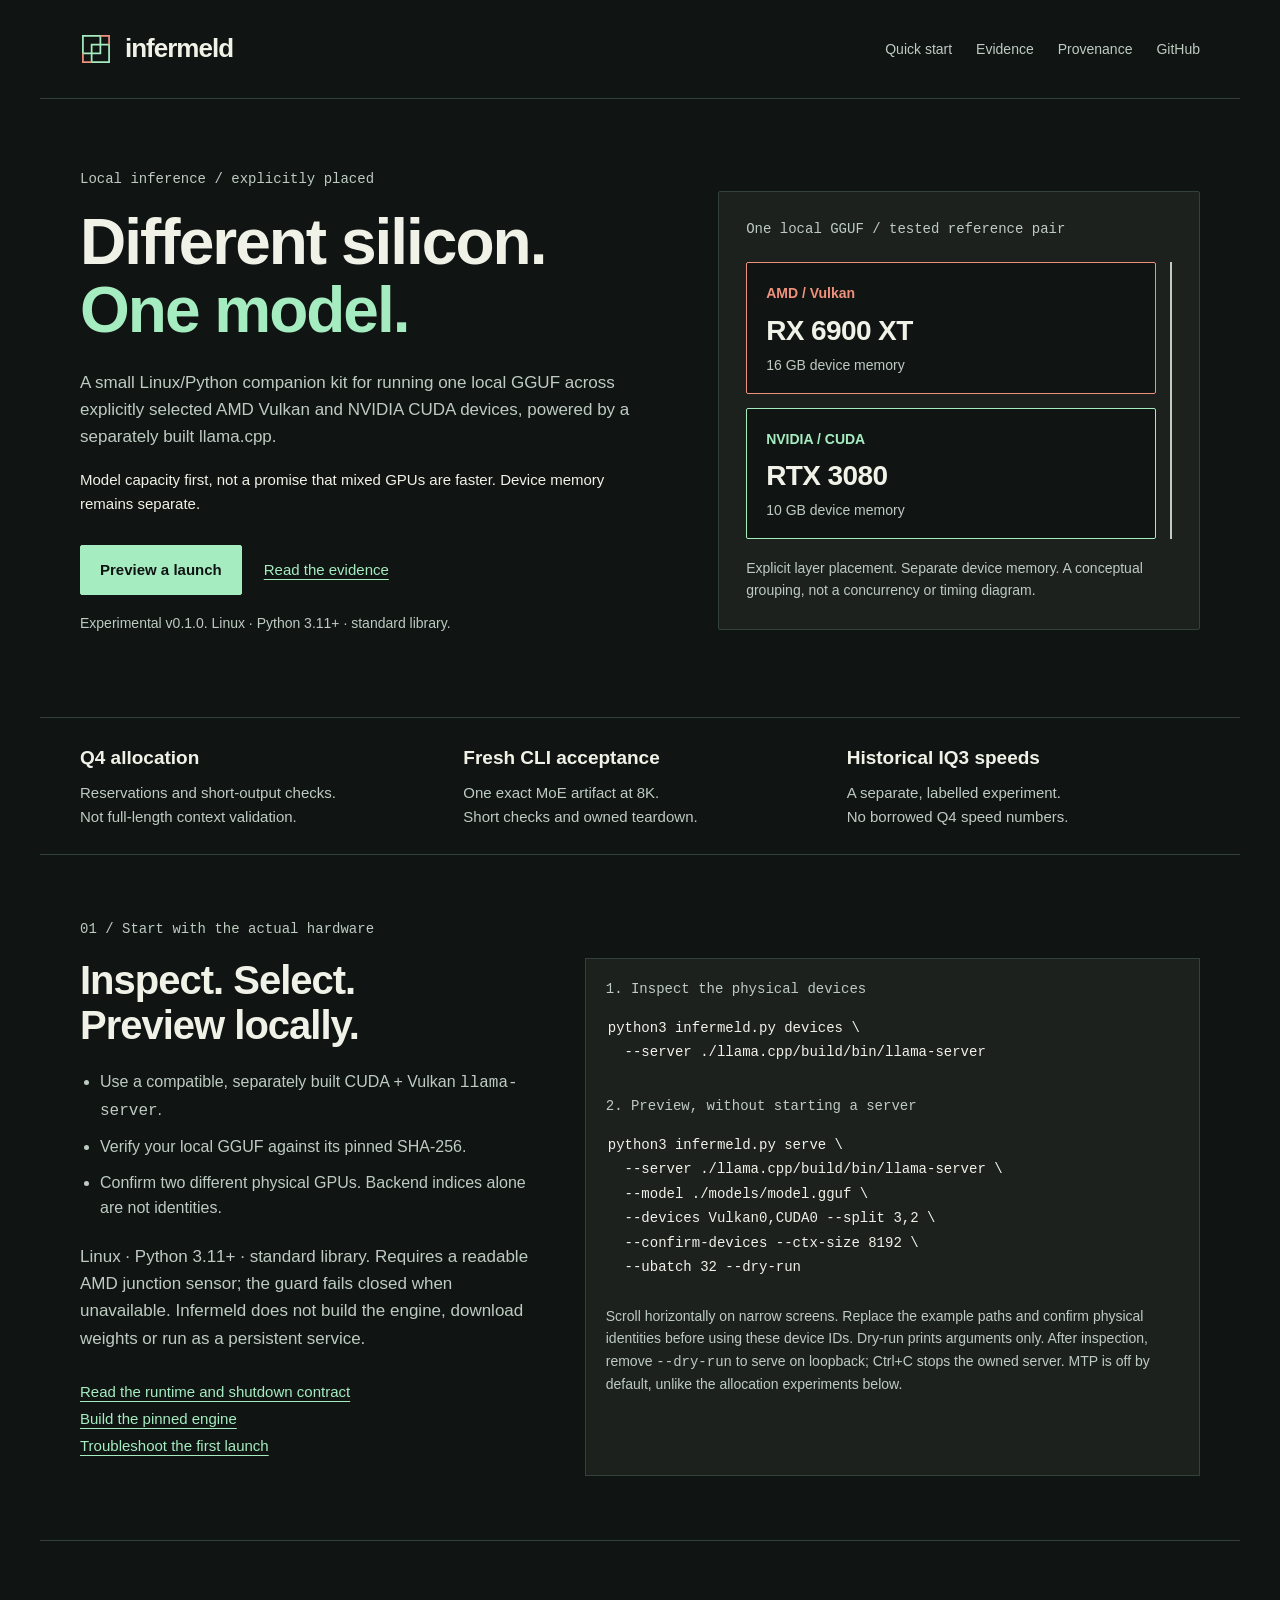
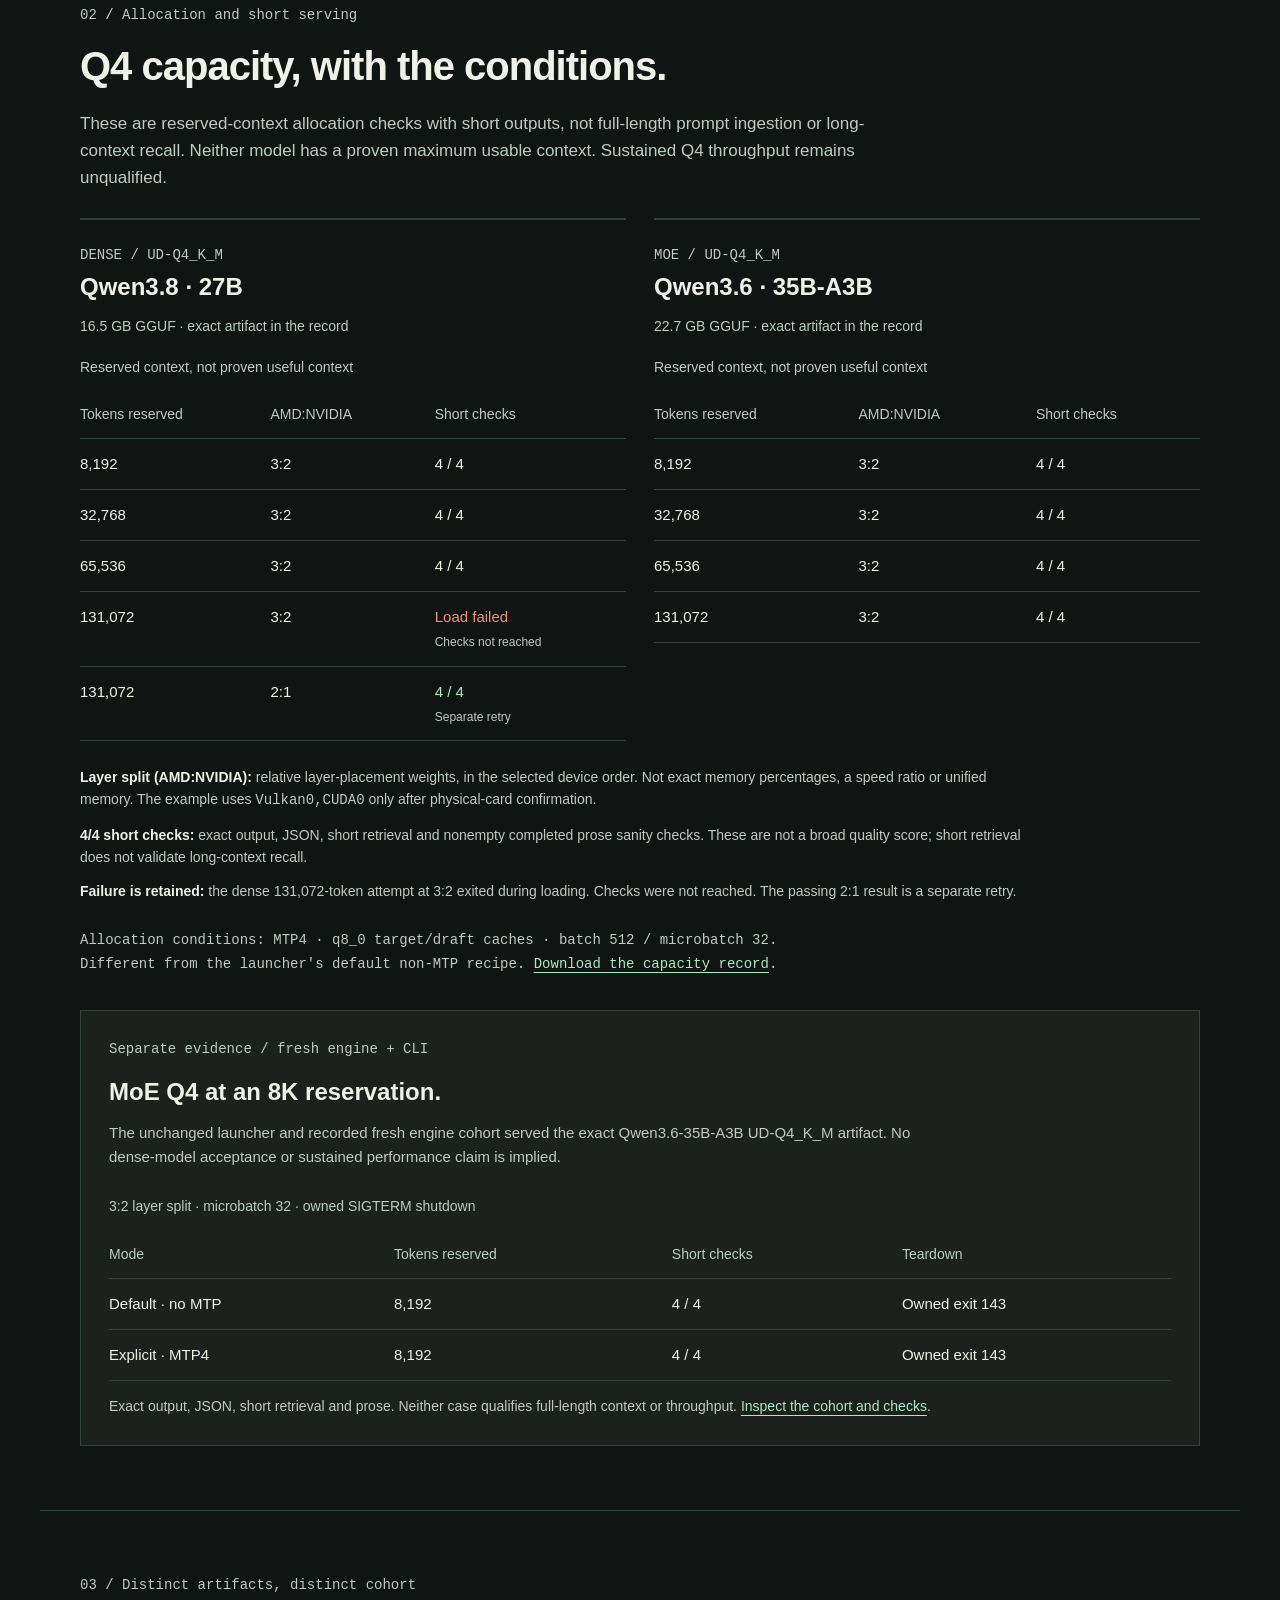
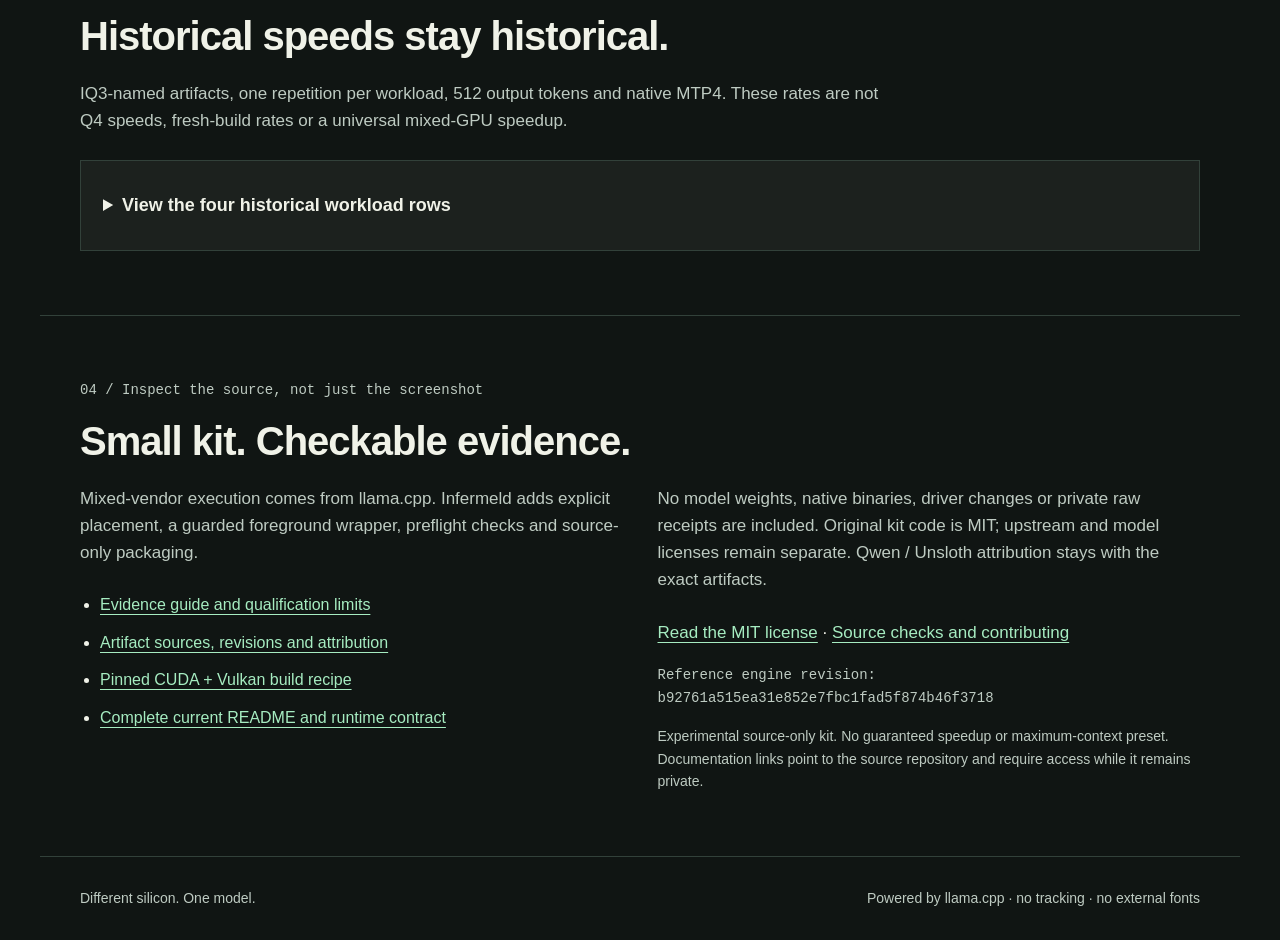
<file: site/index.html>
<!doctype html><html lang="en"><head><meta charset="utf-8"><meta name="viewport" content="width=device-width,initial-scale=1"><title>Infermeld · Different silicon. One model.</title><meta name="description" content="A Linux/Python companion kit for one local GGUF across explicitly selected AMD Vulkan and NVIDIA CUDA devices, powered by llama.cpp."><meta name="theme-color" content="#101513"><link rel="icon" href="icon.svg" type="image/svg+xml"><link rel="stylesheet" href="landing.css"></head>
<body><a class="skip" href="#main">Skip to content</a><header class="header wrap"><a class="brand" href="#main" aria-label="Infermeld home"><svg viewBox="60 58 55 55" aria-hidden="true"><g fill="none" stroke-width="3"><path d="M65 63h30v30H65V63Zm15 15h30v30H80V78Z" stroke="#a6ecc1"/><path d="M95 63h15v15M65 93v15h15" stroke="#ef917c"/></g></svg><span>infermeld</span></a><nav class="nav" aria-label="Main"><a href="#start">Quick start</a><a href="#evidence">Evidence</a><a href="#provenance">Provenance</a><a href="https://github.com/5p00kyy/infermeld">GitHub</a></nav></header>
<main id="main"><section class="hero wrap" aria-labelledby="hero-title"><div><div class="label">Local inference / explicitly placed</div><h1 id="hero-title">Different silicon.<br><span>One model.</span></h1><p>A small Linux/Python companion kit for running one local GGUF across explicitly selected AMD Vulkan and NVIDIA CUDA devices, powered by a separately built llama.cpp.</p><p class="boundary">Model capacity first, not a promise that mixed GPUs are faster. Device memory remains separate.</p><div class="actions"><a class="button" href="#start">Preview a launch</a><a href="#evidence">Read the evidence</a></div><p class="status">Experimental v0.1.0. Linux · Python 3.11+ · standard library.</p></div><figure class="topology"><div class="label">One local GGUF / tested reference pair</div><div class="device-group"><div class="device amd"><span class="vendor">AMD / Vulkan</span><h2>RX 6900 XT</h2><p>16 GB device memory</p></div><div class="device nvidia"><span class="vendor">NVIDIA / CUDA</span><h2>RTX 3080</h2><p>10 GB device memory</p></div></div><figcaption>Explicit layer placement. Separate device memory. A conceptual grouping, not a concurrency or timing diagram.</figcaption></figure></section>

<div class="overview wrap" aria-label="Evidence overview"><div><h2>Q4 allocation</h2><p>Reservations and short-output checks.<br>Not full-length context validation.</p></div><div><h2>Fresh CLI acceptance</h2><p>One exact MoE artifact at 8K.<br>Short checks and owned teardown.</p></div><div><h2>Historical IQ3 speeds</h2><p>A separate, labelled experiment.<br>No borrowed Q4 speed numbers.</p></div></div>
<section class="section wrap" id="start" aria-labelledby="start-title"><div class="label">01 / Start with the actual hardware</div><div class="setup"><div><h2 id="start-title">Inspect. Select.<br>Preview locally.</h2><ul class="prereqs"><li>Use a compatible, separately built CUDA + Vulkan <code>llama-server</code>.</li><li>Verify your local GGUF against its pinned SHA-256.</li><li>Confirm two different physical GPUs. Backend indices alone are not identities.</li></ul><p class="lead">Linux · Python 3.11+ · standard library. Requires a readable AMD junction sensor; the guard fails closed when unavailable. Infermeld does not build the engine, download weights or run as a persistent service.</p><p><a class="minor-link" href="https://github.com/5p00kyy/infermeld/blob/main/README.md">Read the runtime and shutdown contract</a><br><a class="minor-link" href="https://github.com/5p00kyy/infermeld/blob/main/BUILD.md">Build the pinned engine</a><br><a class="minor-link" href="https://github.com/5p00kyy/infermeld/blob/main/docs/TROUBLESHOOTING.md">Troubleshoot the first launch</a></p></div><div class="codebox"><div class="label">1. Inspect the physical devices</div><pre tabindex="0" role="region" aria-label="Device listing command"><code>python3 infermeld.py devices \
  --server ./llama.cpp/build/bin/llama-server</code></pre><div class="label">2. Preview, without starting a server</div><pre tabindex="0" role="region" aria-label="Dry-run launch command"><code>python3 infermeld.py serve \
  --server ./llama.cpp/build/bin/llama-server \
  --model ./models/model.gguf \
  --devices Vulkan0,CUDA0 --split 3,2 \
  --confirm-devices --ctx-size 8192 \
  --ubatch 32 --dry-run</code></pre><p class="hint">Scroll horizontally on narrow screens. Replace the example paths and confirm physical identities before using these device IDs. Dry-run prints arguments only. After inspection, remove <code>--dry-run</code> to serve on loopback; Ctrl+C stops the owned server. MTP is off by default, unlike the allocation experiments below.</p></div></div></section>

<section class="section wrap" id="evidence" aria-labelledby="evidence-title"><div class="label">02 / Allocation and short serving</div><h2 id="evidence-title">Q4 capacity, with the conditions.</h2><p class="lead">These are reserved-context allocation checks with short outputs, not full-length prompt ingestion or long-context recall. Neither model has a proven maximum usable context. Sustained Q4 throughput remains unqualified.</p><div class="capacity-grid"><article class="model"><div class="label">DENSE / UD-Q4_K_M</div><h3>Qwen3.8 · 27B</h3><p class="artifact">16.5 GB GGUF · exact artifact in the record</p><div class="scroll" tabindex="0" role="region" aria-label="dense Q4 capacity"><table><caption>Reserved context, not proven useful context</caption><thead><tr><th scope="col">Tokens reserved</th><th scope="col">AMD:NVIDIA</th><th scope="col">Short checks</th></tr>
</thead><tbody><tr data-family="dense" data-context="8192" data-result="passed"><th scope="row">8,192</th><td>3:2</td><td>4 / 4</td></tr>
<tr data-family="dense" data-context="32768" data-result="passed"><th scope="row">32,768</th><td>3:2</td><td>4 / 4</td></tr>
<tr data-family="dense" data-context="65536" data-result="passed"><th scope="row">65,536</th><td>3:2</td><td>4 / 4</td></tr>
<tr class="failed" data-family="dense" data-context="131072" data-result="failed"><th scope="row">131,072</th><td>3:2</td><td>Load failed<span class="row-note">Checks not reached</span></td></tr>
<tr class="retry" data-family="dense" data-context="131072" data-result="passed"><th scope="row">131,072</th><td>2:1</td><td>4 / 4<span class="row-note">Separate retry</span></td></tr>
</tbody></table></div></article>
<article class="model"><div class="label">MOE / UD-Q4_K_M</div><h3>Qwen3.6 · 35B-A3B</h3><p class="artifact">22.7 GB GGUF · exact artifact in the record</p><div class="scroll" tabindex="0" role="region" aria-label="moe Q4 capacity"><table><caption>Reserved context, not proven useful context</caption><thead><tr><th scope="col">Tokens reserved</th><th scope="col">AMD:NVIDIA</th><th scope="col">Short checks</th></tr>
</thead><tbody><tr data-family="moe" data-context="8192" data-result="passed"><th scope="row">8,192</th><td>3:2</td><td>4 / 4</td></tr>
<tr data-family="moe" data-context="32768" data-result="passed"><th scope="row">32,768</th><td>3:2</td><td>4 / 4</td></tr>
<tr data-family="moe" data-context="65536" data-result="passed"><th scope="row">65,536</th><td>3:2</td><td>4 / 4</td></tr>
<tr data-family="moe" data-context="131072" data-result="passed"><th scope="row">131,072</th><td>3:2</td><td>4 / 4</td></tr>
</tbody></table></div></article>
</div><div class="legend"><p><strong>Layer split (AMD:NVIDIA):</strong> relative layer-placement weights, in the selected device order. Not exact memory percentages, a speed ratio or unified memory. The example uses <code>Vulkan0,CUDA0</code> only after physical-card confirmation.</p><p><strong>4/4 short checks:</strong> exact output, JSON, short retrieval and nonempty completed prose sanity checks. These are not a broad quality score; short retrieval does not validate long-context recall.</p><p><strong>Failure is retained:</strong> the dense 131,072-token attempt at 3:2 exited during loading. Checks were not reached. The passing 2:1 result is a separate retry.</p></div><p class="conditions">Allocation conditions: MTP4 · q8_0 target/draft caches · batch 512 / microbatch 32.<br>Different from the launcher's default non-MTP recipe. <a href="capacity.json" download>Download the capacity record</a>.</p><div class="acceptance" aria-labelledby="acceptance-title"><div class="label">Separate evidence / fresh engine + CLI</div><h3 id="acceptance-title">MoE Q4 at an 8K reservation.</h3><p class="lead">The unchanged launcher and recorded fresh engine cohort served the exact Qwen3.6-35B-A3B UD-Q4_K_M artifact. No dense-model acceptance or sustained performance claim is implied.</p><div class="scroll" tabindex="0" role="region" aria-label="Fresh CLI acceptance table"><table><caption>3:2 layer split · microbatch 32 · owned SIGTERM shutdown</caption><thead><tr><th scope="col">Mode</th><th scope="col">Tokens reserved</th><th scope="col">Short checks</th><th scope="col">Teardown</th></tr>
</thead><tbody><tr data-mtp="0"><th scope="row">Default · no MTP</th><td>8,192</td><td>4 / 4</td><td>Owned exit 143</td></tr>
<tr data-mtp="4"><th scope="row">Explicit · MTP4</th><td>8,192</td><td>4 / 4</td><td>Owned exit 143</td></tr>
</tbody></table></div><p class="hint">Exact output, JSON, short retrieval and prose. Neither case qualifies full-length context or throughput. <a href="cli-acceptance.json" download>Inspect the cohort and checks</a>.</p></div></section>

<section class="section wrap" id="history" aria-labelledby="history-title"><div class="label">03 / Distinct artifacts, distinct cohort</div><h2 id="history-title">Historical speeds stay historical.</h2><p class="lead">IQ3-named artifacts, one repetition per workload, 512 output tokens and native MTP4. These rates are not Q4 speeds, fresh-build rates or a universal mixed-GPU speedup.</p><details class="history" id="historical-results"><summary>View the four historical workload rows</summary><div class="scroll" tabindex="0" role="region" aria-label="Historical IQ3 throughput table"><table><caption>Tokens per second · short uncached prompts · recorded pre-release experiment</caption><thead><tr><th scope="col">Model</th><th scope="col">Workload</th><th scope="col">Decode</th><th scope="col">End-to-end</th><th scope="col">Prompt processing</th></tr>
</thead><tbody><tr data-family="dense" data-workload="code"><th scope="row">27B dense</th><td>code</td><td>55.64</td><td>52.54</td><td>115.61</td></tr>
<tr data-family="dense" data-workload="prose"><th scope="row">27B dense</th><td>prose</td><td>31.48</td><td>30.45</td><td>133.21</td></tr>
<tr data-family="moe" data-workload="code"><th scope="row">35B-A3B MoE</th><td>code</td><td>144.24</td><td>132.52</td><td>194.61</td></tr>
<tr data-family="moe" data-workload="prose"><th scope="row">35B-A3B MoE</th><td>prose</td><td>91.64</td><td>86.86</td><td>234.88</td></tr>
</tbody></table></div><p class="hint">Code prompts: 56 uncached tokens; prose: 65. Prompt-processing rates are not sustained prefill. Output stopped at the token cap, not proof of completed-task quality. Host CPU/RAM metadata is omitted from the shared record, so these are not fully specified cross-machine comparisons. <a href="history.html">Explore the scoped historical chart</a>. <a href="results.json" download>Download the scoped historical record</a>.</p></details></section>

<section class="section wrap" id="provenance" aria-labelledby="provenance-title"><div class="label">04 / Inspect the source, not just the screenshot</div><h2 id="provenance-title">Small kit. Checkable evidence.</h2><div class="records"><div><p class="lead">Mixed-vendor execution comes from llama.cpp. Infermeld adds explicit placement, a guarded foreground wrapper, preflight checks and source-only packaging.</p><ul><li><a href="https://github.com/5p00kyy/infermeld/blob/main/docs/EVIDENCE.md">Evidence guide and qualification limits</a></li><li><a href="https://github.com/5p00kyy/infermeld/blob/main/THIRD_PARTY.md">Artifact sources, revisions and attribution</a></li><li><a href="https://github.com/5p00kyy/infermeld/blob/main/BUILD.md">Pinned CUDA + Vulkan build recipe</a></li><li><a href="https://github.com/5p00kyy/infermeld/blob/main/README.md">Complete current README and runtime contract</a></li></ul></div><div><p class="lead">No model weights, native binaries, driver changes or private raw receipts are included. Original kit code is MIT; upstream and model licenses remain separate. Qwen / Unsloth attribution stays with the exact artifacts.</p><p><a href="https://github.com/5p00kyy/infermeld/blob/main/LICENSE">Read the MIT license</a> · <a href="https://github.com/5p00kyy/infermeld/blob/main/CONTRIBUTING.md">Source checks and contributing</a></p><p class="pin">Reference engine revision:<br>b92761a515ea31e852e7fbc1fad5f874b46f3718</p><p class="proof-note">Experimental source-only kit. No guaranteed speedup or maximum-context preset. Documentation links point to the source repository and require access while it remains private.</p></div></div></section>
</main>
<footer class="footer wrap"><p>Different silicon. One model.</p><p>Powered by llama.cpp · no tracking · no external fonts</p></footer></body></html>
</file>
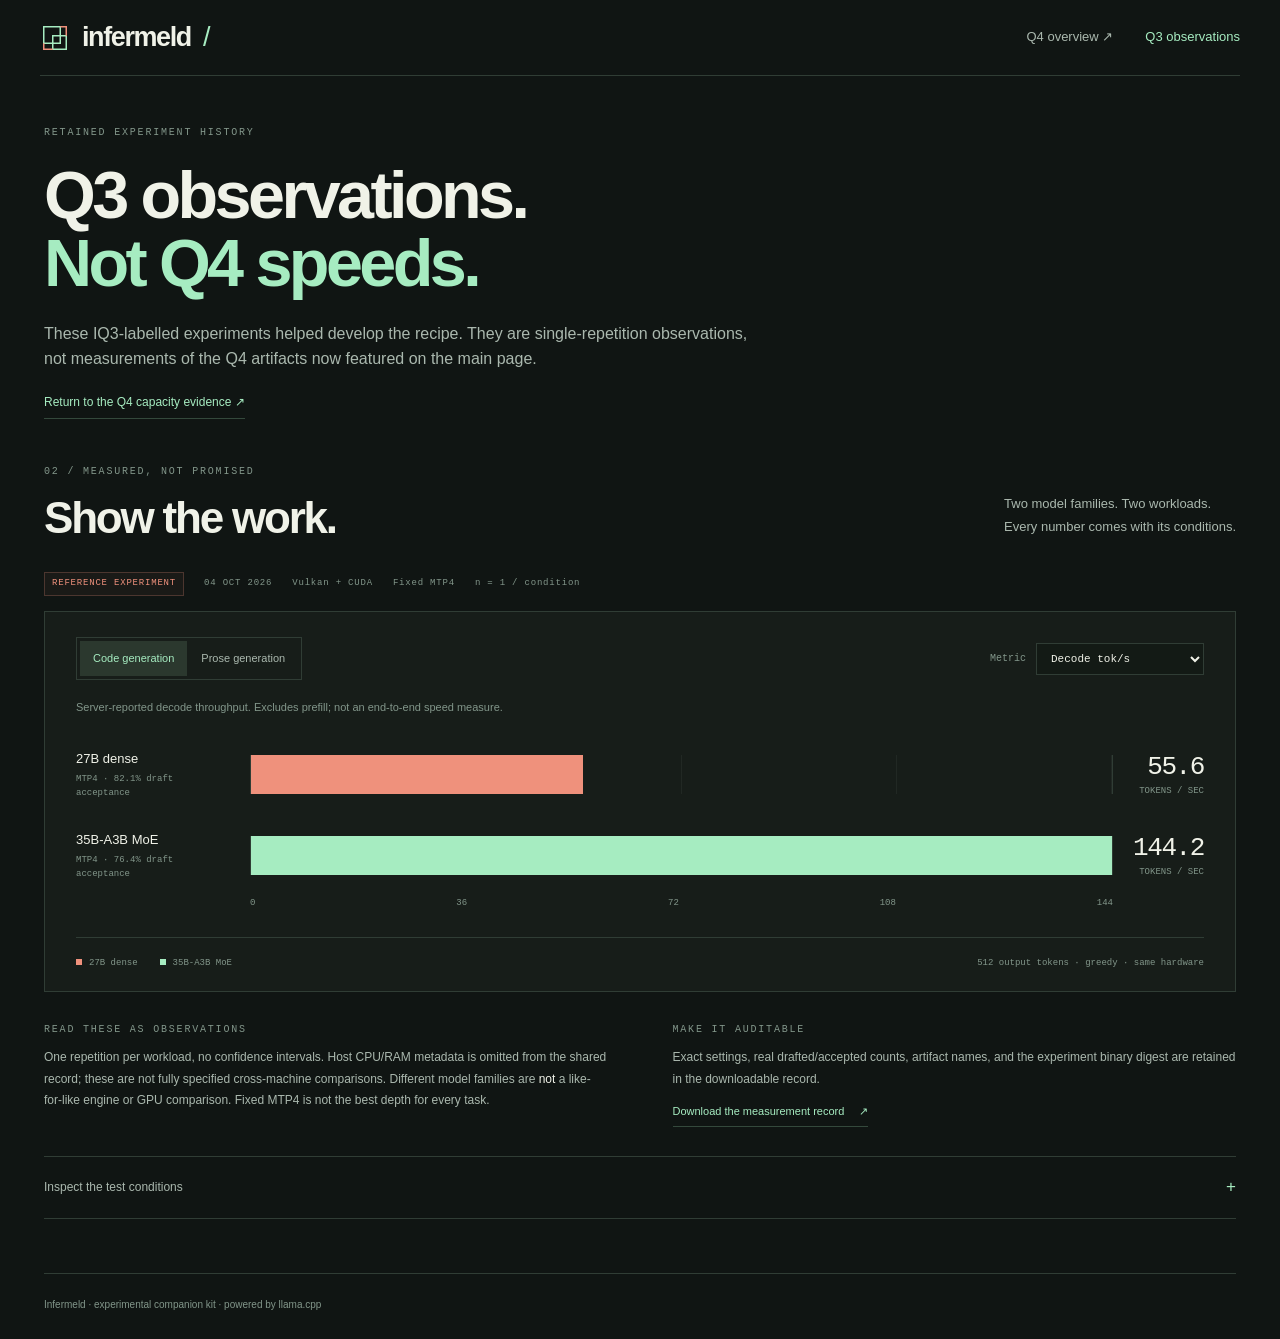
<file: site/history.html>
<!doctype html>
<html lang="en">
<head>
<meta charset="utf-8">
<meta name="viewport" content="width=device-width, initial-scale=1">
<meta name="theme-color" content="#101513">
<meta name="description" content="Infermeld: reproducible AMD + NVIDIA local inference, powered by llama.cpp. Real measurements, tested recipes, and honest limitations.">
<title>Infermeld · Q3 experiment history</title>
<link rel="icon" href="icon.svg" type="image/svg+xml">
<link rel="stylesheet" href="style.css">
<link rel="stylesheet" href="q4.css">
<script type="module" src="app.mjs"></script>
</head>
<body><a class="skip-link" href="#main">Skip to content</a><header class="header">  <a class="brand" href="index.html" aria-label="Infermeld home"><svg width="30" height="30" viewBox="0 0 40 40" aria-hidden="true"><path d="M5 5h22v22H5V5Zm12 12h18v18H17V17Z" fill="none" stroke="currentColor" stroke-width="2"/><path d="M27 5h8v12M5 27v8h12" fill="none" stroke="var(--coral)" stroke-width="2"/></svg>infermeld<span class="brand-dot">/</span></a>
<nav aria-label="Main navigation"><a href="index.html">Q4 overview ↗</a><a href="#measurements">Q3 observations</a></nav></header><main id="main"><div class="wrap history-intro"><div class="eyebrow">RETAINED EXPERIMENT HISTORY</div><h1>Q3 observations.<br><span>Not Q4 speeds.</span></h1><p>These IQ3-labelled experiments helped develop the recipe. They are single-repetition observations, not measurements of the Q4 artifacts now featured on the main page.</p><a class="text-link" href="index.html">Return to the Q4 capacity evidence ↗</a></div><section class="measurements wrap" id="measurements" aria-labelledby="measurements-title">
  <div class="section-heading"><div><div class="eyebrow">02 / MEASURED, NOT PROMISED</div><h2 id="measurements-title">Show the work.</h2></div><p>Two model families. Two workloads.<br>Every number comes with its conditions.</p></div>
  <div class="experiment-line"><span class="tag">REFERENCE EXPERIMENT</span><span>04 OCT 2026</span><span>Vulkan + CUDA</span><span>Fixed MTP4</span><span>n = 1 / condition</span></div>
  <div class="chart-shell">
    <div class="chart-toolbar"><div class="segment" role="group" aria-label="Benchmark workload"><button type="button" data-workload="code" aria-pressed="true">Code generation</button><button type="button" data-workload="prose" aria-pressed="false">Prose generation</button></div><label class="metric-label">Metric <select id="metric"><option value="decode_tps">Decode tok/s</option><option value="end_to_end_tps">End-to-end tok/s</option><option value="prefill_tps">Short-prompt rate</option></select></label></div>
    <p id="chart-description" class="chart-description">Server-reported decode throughput. Excludes prefill; not an end-to-end speed measure.</p>
    <div class="chart-status" id="chart-status" role="status">Loading the retained measurements…</div>
    <div class="chart" id="chart" role="img" aria-label="Benchmark chart loading" hidden></div>
    <div class="chart-axis" id="chart-axis" aria-hidden="true" hidden></div>
    <div class="chart-footer"><span><i class="legend-dot coral"></i>27B dense</span><span><i class="legend-dot mint"></i>35B-A3B MoE</span><span>512 output tokens · greedy · same hardware</span></div>
  </div>
  <div class="measurement-underlay"><div><span class="micro-label">READ THESE AS OBSERVATIONS</span><p>One repetition per workload, no confidence intervals. Host CPU/RAM metadata is omitted from the shared record; these are not fully specified cross-machine comparisons. Different model families are <strong>not</strong> a like-for-like engine or GPU comparison. Fixed MTP4 is not the best depth for every task.</p></div><div><span class="micro-label">MAKE IT AUDITABLE</span><p>Exact settings, real drafted/accepted counts, artifact names, and the experiment binary digest are retained in the downloadable record.</p><a class="text-link" href="results.json" download>Download the measurement record <span aria-hidden="true">↗</span></a></div></div>
  <details class="methodology"><summary>Inspect the test conditions <span aria-hidden="true">+</span></summary><div class="methodology-body"><dl><div><dt>Reference GPUs</dt><dd>RX 6900 XT 16 GB · RTX 3080 10 GB</dd></div><div><dt>Placement</dt><dd>Layer split · Vulkan0, CUDA0 · 3:2</dd></div><div><dt>Cache / execution</dt><dd>q8_0 · ubatch32 · context4096 · 8 threads</dd></div><div><dt>Speculation</dt><dd>Embedded draft-MTP · fixed maximum depth4</dd></div><div><dt>Generation</dt><dd>Greedy · seed1234 · 512 tokens · one repetition</dd></div><div><dt>Scope</dt><dd>Pre-release experiment; optional placement policy disabled. Not a clean-checkout kit benchmark.</dd></div><div><dt>Upstream pin</dt><dd><code id="source-pin">Loading…</code></dd></div></dl><table><caption>Exact values for the selected workload</caption><thead><tr><th scope="col">Model</th><th scope="col">Decode tok/s</th><th scope="col">End-to-end tok/s</th><th scope="col">Drafted / accepted</th></tr></thead><tbody id="result-table"></tbody></table></div></details>
  <noscript><p class="callout">The interactive chart requires JavaScript. All measurements and limitations are available in <a href="results.json">the JSON record</a>.</p></noscript>
</section>
</main><footer class="footer wrap">Infermeld · experimental companion kit · powered by llama.cpp</footer></body></html>
</file>
<file: site/landing.css>
:root{--canvas:#101513;--surface:#1c211e;--text:#f0f2e8;--muted:#becbc2;--mint:#a6ecc1;--coral:#ef917c;--line:#32413a}
*{box-sizing:border-box}
html{scroll-behavior:smooth;scroll-padding-top:20px}
body{margin:0;background:var(--canvas);color:var(--text);font:17px/1.6 Arial,Helvetica,sans-serif}
a{color:var(--mint);text-underline-offset:4px}
a:hover{text-decoration-thickness:2px}
a:focus-visible,summary:focus-visible,[tabindex]:focus-visible{outline:3px solid var(--mint);outline-offset:4px}
::selection{background:var(--mint);color:var(--canvas)}
.wrap{max-width:1200px;padding:0 40px;margin:0 auto}
.skip{position:absolute;left:20px;top:-100px;background:var(--mint);color:var(--canvas);padding:12px;z-index:10}
.skip:focus{top:12px}
.header{display:flex;align-items:center;justify-content:space-between;gap:24px;flex-wrap:wrap;padding-top:28px;padding-bottom:28px;border-bottom:1px solid var(--line)}
.brand{display:inline-flex;align-items:center;gap:13px;text-decoration:none;color:var(--text);font-size:26px;font-weight:700;letter-spacing:-1px}
.brand svg{width:32px;height:32px}
.nav{display:flex;gap:24px;flex-wrap:wrap;font-size:14px}
.nav a{color:var(--muted);text-decoration:none}
.nav a:hover{color:var(--mint)}
.hero{display:grid;grid-template-columns:1.2fr 1fr;gap:60px;align-items:center;padding-top:70px;padding-bottom:65px}
.hero>*{min-width:0}
.label{font:14px/1.5 ui-monospace,Consolas,monospace;color:var(--muted);margin-bottom:18px}
.hero h1{font-size:clamp(34px,5.4vw,64px);line-height:1.07;letter-spacing:-2px;margin:0 0 24px}
.hero h1 span{color:var(--mint)}
.hero p{margin:0 0 18px;max-width:580px;color:var(--muted)}
.hero .boundary{font-size:15px;color:var(--text)}
.actions{display:flex;align-items:center;gap:22px;flex-wrap:wrap;margin:29px 0 17px}
.button{display:inline-block;background:var(--mint);color:var(--canvas);font-size:15px;font-weight:bold;text-decoration:none;padding:12px 19px;border:1px solid var(--mint);border-radius:2px}
.actions>a:not(.button){font-size:15px}
.status{font-size:14px!important;color:var(--muted)}
.topology{margin:0;background:var(--surface);padding:27px;border:1px solid var(--line);border-radius:2px}
.topology .label{margin-bottom:22px}
.device-group{border-right:2px solid var(--muted);padding-right:14px;display:grid;gap:14px}
.device{border:1px solid;padding:16px 19px;background:var(--canvas);border-radius:2px}
.device.amd{border-color:var(--coral)}
.device.nvidia{border-color:var(--mint)}
.vendor{font-size:14px;font-weight:bold}
.amd .vendor{color:var(--coral)}
.nvidia .vendor{color:var(--mint)}
.device h2{font-size:28px;letter-spacing:-.6px;line-height:1.2;margin:7px 0}
.device p{font-size:14px;margin:0;color:var(--muted)}
.topology figcaption{margin-top:18px;font-size:14px;color:var(--muted)}
.overview{display:grid;grid-template-columns:repeat(3,1fr);gap:30px;border-top:1px solid var(--line);border-bottom:1px solid var(--line);padding-top:25px;padding-bottom:25px}
.overview h2{font-size:19px;margin:0 0 7px}
.overview p{font-size:15px;color:var(--muted);margin:0}
.section{padding-top:64px;padding-bottom:64px;border-bottom:1px solid var(--line)}
.section h2{font-size:clamp(28px,3.5vw,40px);line-height:1.14;letter-spacing:-1px;margin:0 0 20px}
.section h3{font-size:24px;line-height:1.2;margin:0 0 14px}
.lead{max-width:820px;color:var(--muted);margin:0 0 26px}
.setup{display:grid;grid-template-columns:.85fr 1.15fr;gap:50px}
.setup>*{min-width:0}
.prereqs{font-size:16px;color:var(--muted);padding-left:20px;margin:0 0 22px}
.prereqs li{margin-bottom:10px}
.codebox{min-width:0;background:var(--surface);padding:20px;border:1px solid var(--line)}
.codebox .label{margin-bottom:12px}
.codebox pre{white-space:pre;overflow-x:auto;font:14px/1.75 ui-monospace,Consolas,monospace;padding:4px 2px 11px;margin:0 0 20px;max-width:100%;color:var(--text)}
.codebox pre:last-of-type{margin-bottom:0}
.hint{font-size:14px;color:var(--muted);margin:14px 0 0}
.capacity-grid{display:grid;grid-template-columns:1fr 1fr;gap:28px}
.model{border-top:2px solid var(--line);padding-top:25px;min-width:0}
.model .label{margin-bottom:7px}
.model .artifact{font-size:14px;color:var(--muted);margin:0 0 18px}
.scroll{overflow-x:auto;max-width:100%;min-width:0}
table{width:100%;border-collapse:collapse;font-size:15px;min-width:400px}
caption{text-align:left;color:var(--muted);font-size:14px;padding:0 0 12px}
th,td{padding:13px 12px;border-bottom:1px solid var(--line);text-align:left;vertical-align:top}
th:first-child,td:first-child{padding-left:0}
thead th{color:var(--muted);font-size:14px;font-weight:normal}
tbody th{font-weight:normal;white-space:nowrap}
.failed td:last-child{color:var(--coral)}
.retry td:last-child{color:var(--mint)}
.row-note{display:block;font-size:12px;color:var(--muted);margin-top:4px}
.legend{font-size:14px;color:var(--muted);margin-top:25px;max-width:960px}
.legend p{margin:0 0 12px}
.legend strong{color:var(--text)}
.conditions{font:14px/1.7 ui-monospace,Consolas,monospace;color:var(--muted);margin-top:26px}
.acceptance{background:var(--surface);padding:28px;border:1px solid var(--line);margin-top:34px}
.acceptance h3{font-size:24px}
.acceptance .lead{font-size:15px}
.acceptance table{min-width:480px}
.history{background:var(--surface);border:1px solid var(--line);padding:22px}
.history summary{cursor:pointer;font-size:18px;font-weight:bold;min-height:44px;padding-block:8px}
.history[open] summary{margin-bottom:24px}
.history table{min-width:640px}
.history .hint{margin-top:20px}
.records{display:grid;grid-template-columns:1fr 1fr;gap:35px}
.records ul{padding-left:20px;font-size:16px}
.records li{margin-bottom:12px}
.pin{font:14px/1.7 ui-monospace,Consolas,monospace;overflow-wrap:anywhere;color:var(--muted)}
.footer{padding-top:30px;padding-bottom:35px;display:flex;justify-content:space-between;gap:20px;flex-wrap:wrap;font-size:14px;color:var(--muted)}
.footer p{margin:0}
.proof-note{font-size:14px;color:var(--muted);max-width:800px;margin:0}
.minor-link{font-size:15px}
.quiet-row{display:flex;gap:7px;flex-wrap:wrap;margin:18px 0}
.badge{display:inline-flex;font:11px/21px Arial,Helvetica,sans-serif;white-space:nowrap}
.badge span{padding:0 7px;background:#28332d;color:#d0dbd4}
.badge .value{background:#bac8bf;color:#17221b}
.badge.pass .value{background:var(--mint)}
.badge.experimental .value{background:var(--coral)}
@media(max-width:800px){.wrap{padding-left:20px;padding-right:20px}
.hero{gap:30px}
.device h2{font-size:24px}
.topology{padding:20px}
.nav{gap:17px}
}
@media(max-width:700px){.hero,.setup,.capacity-grid,.records{grid-template-columns:1fr}
.hero{padding-top:45px;padding-bottom:40px;gap:32px}
.hero h1{letter-spacing:-1px}
.hero p{max-width:none}
.overview{grid-template-columns:1fr;gap:20px;padding-top:23px;padding-bottom:23px}
.section{padding-top:40px;padding-bottom:40px}
.setup{gap:28px}
.acceptance{padding:20px}
.header{gap:18px;padding-top:20px;padding-bottom:20px}
.nav{gap:17px}
.codebox{padding:16px}
.scroll::after{content:"Scroll horizontally if needed";display:block;font-size:12px;color:var(--muted);margin-top:9px}
.hint{font-size:13px}
.topology{max-width:500px}
.records{gap:20px}
}
@media(prefers-reduced-motion:reduce){html{scroll-behavior:auto}
}

@media(max-width:700px){.nav a{display:inline-flex;align-items:center;min-height:44px}
}
</file>
<file: site/style.css>
:root{color-scheme:dark;--bg:#101513;--surface:#171d19;--text:#f0f2e8;--muted:#aab8ae;--subtle:#82968a;--line:#303d35;--mint:#a6ecc1;--coral:#ef917c;--mono:ui-monospace,SFMono-Regular,Consolas,"Liberation Mono",monospace;--sans:Arial,Helvetica,sans-serif}*{box-sizing:border-box}html{scroll-behavior:smooth;scroll-padding-top:100px}body{margin:0;background:var(--bg);color:var(--text);font-family:var(--sans);font-size:16px;line-height:1.55;-webkit-font-smoothing:antialiased}a{color:inherit;text-decoration:none}button,select{font:inherit}button,a,select,summary{-webkit-tap-highlight-color:transparent}a:focus-visible,button:focus-visible,select:focus-visible,summary:focus-visible{outline:2px solid var(--mint);outline-offset:5px}button{cursor:pointer}button:disabled{cursor:wait}.wrap{width:min(1192px,calc(100% - 80px));margin-inline:auto}.header{height:88px;width:min(1320px,calc(100% - 80px));margin-inline:auto;display:flex;align-items:center;justify-content:space-between;border-bottom:1px solid var(--line)}.brand{display:inline-flex;align-items:center;gap:12px;font-size:27px;font-weight:700;letter-spacing:-1.4px;line-height:1}.brand svg{color:var(--mint)}.brand-dot{color:var(--mint);margin-left:0;font-weight:400}.header nav{display:flex;gap:32px;font-size:13px;color:var(--muted)}.header nav a:hover{color:var(--text)}.header nav a:last-child{color:var(--mint)}.hero{display:grid;grid-template-columns:1.22fr 1fr;gap:70px;align-items:center;padding:95px 0 66px}.eyebrow,.micro-label{font-family:var(--mono);font-size:10px;letter-spacing:1.8px;font-weight:400;line-height:1.8;color:var(--subtle)}.eyebrow{display:flex;align-items:center;gap:9px}.status-dot{height:6px;width:6px;flex:none;display:inline-block;background:var(--mint);border-radius:50%;box-shadow:0 0 0 4px #a6ecc10c}h1{font-size:clamp(54px,6.3vw,87px);font-weight:700;line-height:1.02;letter-spacing:-5px;margin:24px 0 28px}h1 span{color:var(--mint)}.hero-lead{font-size:22px;letter-spacing:-.55px;margin-bottom:9px}.hero-description{max-width:480px;color:var(--muted);font-size:15px;line-height:1.8;margin-top:0}.hero-actions{display:flex;gap:27px;align-items:center;margin-top:29px}.button{display:inline-flex;gap:27px;align-items:center;justify-content:space-between;padding:14px 18px;font-size:13px;font-weight:600;border:1px solid transparent}.primary{background:var(--mint);color:#13251a}.primary:hover{background:#c3f6d4}.text-link{display:inline-flex;gap:15px;align-items:center;font-size:12px;color:var(--mint);padding-block:6px;border-bottom:1px solid #a6ecc13d}.text-link:hover{border-color:var(--mint)}.preview-note{font-size:11px;line-height:1.65;color:var(--subtle);max-width:455px;margin-top:25px}.preview-note .micro-label{display:block;font-size:9px;margin-bottom:4px;color:var(--coral)}.topology{position:relative;padding:22px 27px 20px;border:1px solid var(--line);background-color:#141a16;background-image:linear-gradient(#dcebdd06 1px,transparent 1px),linear-gradient(90deg,#dcebdd06 1px,transparent 1px);background-size:28px 28px}.topology::before,.topology::after{content:"";position:absolute;width:9px;height:9px;border-color:var(--mint);border-style:solid;pointer-events:none}.topology::before{left:-1px;top:-1px;border-width:1px 0 0 1px}.topology::after{bottom:-1px;right:-1px;border-width:0 1px 1px 0}.panel-caption{display:flex;justify-content:space-between;gap:10px;font-family:var(--mono);font-size:9px;color:var(--subtle);letter-spacing:1.3px;margin-bottom:29px}.live-label{color:var(--mint)}.device{display:flex;align-items:center;gap:20px;padding:20px 20px 19px;background:#1a201c;border:1px solid #455349;position:relative}.device-amd{color:var(--coral);border-left:2px solid var(--coral)}.device-nvidia{color:var(--mint);border-left:2px solid var(--mint)}.device-vendor{font-family:var(--mono);letter-spacing:1.7px;font-size:9px}.device h2{font-size:25px;margin:3px 0 0;letter-spacing:-.8px;color:var(--text);line-height:1.3}.device-detail{font-size:11px;color:var(--muted)}.device-index{font-family:var(--mono);align-self:flex-start;margin-left:auto;font-size:10px;opacity:.6}.chip-mark{position:relative;width:42px;height:43px;border:1px solid currentColor;padding:11px 7px;display:flex;flex-direction:column;gap:5px;flex:none}.chip-mark::before,.chip-mark::after{content:"";position:absolute;left:-4px;width:3px;height:3px;background:currentColor;top:9px;box-shadow:0 8px currentColor,0 16px currentColor,0 24px currentColor}.chip-mark::after{left:auto;right:-4px}.chip-mark span{height:1px;background:currentColor;opacity:.7}.chip-mark span:nth-child(2){width:60%}.chip-mark span:nth-child(3){width:80%}.connection{height:49px;display:flex;align-items:center;justify-content:center;gap:12px;font-size:9px;font-family:var(--mono);letter-spacing:1.5px;color:var(--subtle)}.connection span{height:1px;width:42px;background:var(--line)}.topology-output{margin-top:26px;display:flex;gap:14px;align-items:center;border-top:1px solid var(--line);padding-top:22px}.topology-output>span{font-family:var(--mono);font-size:25px;letter-spacing:-2px;color:var(--mint)}.topology-output strong{display:block;font-size:12px;font-weight:400}.topology-output div>span{display:block;color:var(--subtle);font-size:10px;margin-top:3px}.tokens{display:flex;gap:4px;margin-left:auto}.tokens i{height:8px;width:5px;background:var(--mint);opacity:.8}.tokens i:nth-child(2){opacity:.6}.tokens i:nth-child(3){opacity:.4}.tokens i:nth-child(4){opacity:.2}.topology-note{margin:18px 0 0;color:var(--subtle);font-size:9px;font-family:var(--mono);line-height:1.8}.principles{display:flex;align-items:center;justify-content:space-between;gap:15px;border-top:1px solid var(--line);border-bottom:1px solid var(--line);padding-block:18px;font-size:11px;color:var(--muted)}.principles i{font-style:normal;color:var(--mint);margin-right:9px}.measurements{padding-top:89px}.section-heading{display:flex;align-items:flex-end;justify-content:space-between;gap:40px;margin-bottom:31px}.section-heading h2{font-size:49px;letter-spacing:-2.2px;line-height:1.08;margin:13px 0 0}.section-heading>p{font-size:13px;color:var(--muted);margin-bottom:3px;line-height:1.75}.experiment-line{display:flex;flex-wrap:wrap;gap:20px;align-items:center;font-size:9px;font-family:var(--mono);color:var(--subtle);letter-spacing:.8px;margin-bottom:15px}.tag{color:var(--coral);background:#ef917c0b;border:1px solid #ef917c3c;padding:4px 7px}.chart-shell{border:1px solid var(--line);padding:25px 31px 20px;background:var(--surface)}.chart-toolbar{display:flex;justify-content:space-between;gap:25px;align-items:center}.segment{display:flex;gap:1px;padding:3px;border:1px solid var(--line)}.segment button{font-size:11px;color:var(--muted);background:transparent;border:0;padding:9px 13px}.segment button[aria-pressed=true]{background:#2b382e;color:var(--mint)}.segment button:hover{color:var(--text)}.metric-label{display:flex;align-items:center;gap:10px;color:var(--subtle);font-size:10px;font-family:var(--mono)}select{background:#131a15;color:var(--text);padding:8px 23px 8px 10px;border:1px solid var(--line);font-size:11px;border-radius:0}.chart-description{font-size:11px;color:var(--subtle);margin:19px 0 32px}.chart-status{font-family:var(--mono);font-size:12px;color:var(--muted);padding:24px 0}.chart{display:grid;gap:29px}.chart-row{display:grid;grid-template-columns:155px 1fr 72px;column-gap:19px;align-items:center}.chart-model strong{font-size:13px;font-weight:400;display:block}.chart-model span{font-family:var(--mono);font-size:9px;color:var(--subtle);display:block;margin-top:4px}.bar-track{height:39px;position:relative;background:repeating-linear-gradient(90deg,transparent 0,transparent calc(25% - 1px),#93a39915 calc(25% - 1px),#93a39915 25%);border-left:1px solid var(--line);border-right:1px solid var(--line)}.bar{height:100%;width:var(--width);min-width:2px;transition:width .35s ease;display:flex;align-items:center;justify-content:flex-end;padding-inline:12px;color:#101513;font-family:var(--mono);font-size:10px;white-space:nowrap;overflow:hidden}.bar.coral{background:var(--coral)}.bar.mint{background:var(--mint)}.chart-value{font-family:var(--mono);font-size:26px;letter-spacing:-1.4px;text-align:right;line-height:1}.chart-value span{font-size:9px;letter-spacing:0;color:var(--subtle);display:block;margin-top:7px}.chart-axis{display:flex;justify-content:space-between;margin-left:174px;margin-right:91px;margin-top:15px;font-size:9px;font-family:var(--mono);color:var(--subtle)}.chart-footer{margin-top:27px;padding-top:19px;border-top:1px solid var(--line);display:flex;flex-wrap:wrap;gap:22px;font-size:9px;font-family:var(--mono);color:var(--subtle);align-items:center}.chart-footer>span:last-child{margin-left:auto}.legend-dot{display:inline-block;height:6px;width:6px;margin-right:7px}.coral.legend-dot{background:var(--coral)}.mint.legend-dot{background:var(--mint)}.measurement-underlay{display:grid;grid-template-columns:1fr 1fr;gap:65px;margin:23px 0 29px}.measurement-underlay p{color:var(--muted);font-size:12px;line-height:1.8;margin:7px 0 0}.measurement-underlay strong{font-weight:400;color:var(--text)}.measurement-underlay .text-link{margin-top:7px;font-size:11px}.methodology{border-top:1px solid var(--line);border-bottom:1px solid var(--line);font-size:12px}.methodology summary{cursor:pointer;display:flex;justify-content:space-between;align-items:center;padding:17px 0;list-style:none;color:var(--muted)}.methodology summary::-webkit-details-marker{display:none}.methodology summary>span{color:var(--mint);font-size:17px}.methodology[open] summary>span{transform:rotate(45deg)}.methodology-body{padding:0 0 24px}.methodology dl{display:grid;grid-template-columns:1fr 1fr;gap:15px 40px;margin:6px 0 25px}.methodology dl>div{display:grid;grid-template-columns:135px 1fr;gap:12px}.methodology dt{color:var(--subtle);font-size:10px;font-family:var(--mono)}.methodology dd{margin:0;font-size:11px;color:var(--muted)}.methodology dd code{overflow-wrap:anywhere;font-size:10px}table{width:100%;border-collapse:collapse;text-align:left;font-size:11px}caption{text-align:left;font-size:11px;padding-bottom:12px;color:var(--text)}th{color:var(--subtle);font-size:10px;font-weight:400}th,td{padding:11px 9px;border-bottom:1px solid var(--line)}td{font-family:var(--mono);color:var(--muted)}.approach{padding-top:93px}.approach-grid{display:grid;grid-template-columns:repeat(3,1fr);gap:40px;margin-top:37px}.approach-grid article{border-top:1px solid var(--line);padding-top:20px}.step-no{font-family:var(--mono);font-size:11px;color:var(--mint)}h3{font-size:20px;letter-spacing:-.6px;font-weight:400;margin-top:16px;margin-bottom:11px}.approach-grid p{font-size:13px;color:var(--muted);line-height:1.8;margin:0}.boundary{display:grid;grid-template-columns:190px 1fr;gap:30px;margin-top:36px;padding:21px 23px;border-left:2px solid var(--coral);background:#ef917c06}.boundary-label{font-family:var(--mono);font-size:9px;color:var(--coral);letter-spacing:1.1px;padding-top:2px}.boundary p{font-size:12px;color:var(--muted);line-height:1.8;margin:0}.start{display:grid;grid-template-columns:1fr 1fr;gap:78px;padding:89px 0 87px;border-bottom:1px solid var(--line)}.start h2,.community h2{font-size:43px;line-height:1.08;letter-spacing:-1.8px;margin:15px 0 23px}.start p,.community p{font-size:13px;line-height:1.8;max-width:460px}.muted{color:var(--muted)}.release-status{display:flex;align-items:center;gap:9px;color:var(--subtle);font-family:var(--mono);font-size:10px;margin-top:21px}.terminal{border:1px solid var(--line);background:#0b100d;align-self:start;margin-top:4px}.terminal-head{display:flex;justify-content:space-between;gap:20px;padding:14px 18px;font-family:var(--mono);font-size:9px;color:var(--subtle);border-bottom:1px solid var(--line)}.terminal-head>span:first-child{color:var(--mint)}.terminal-body{padding:22px;display:flex;flex-direction:column;gap:9px;font-family:var(--mono);font-size:11px;line-height:1.9}.terminal-comment{color:var(--subtle);font-size:10px}.terminal-body code{white-space:pre-wrap;overflow-wrap:anywhere;color:#d1ddcf;margin-bottom:11px;font:inherit}.terminal-foot{border-top:1px solid var(--line);padding:12px 18px;color:var(--subtle);font-size:9px;line-height:1.7}.community{display:grid;grid-template-columns:1fr 1fr;gap:78px;padding-top:73px;padding-bottom:65px}.community h2{font-size:36px;margin-bottom:0}.community p:first-child{margin-top:0}.link-note{display:block;font-size:9px;color:var(--subtle);margin-top:9px}.footer{padding-top:23px;padding-bottom:27px;display:flex;align-items:center;justify-content:space-between;gap:20px;border-top:1px solid var(--line);color:var(--subtle);font-size:10px}.footer .brand{font-size:22px;color:var(--text)}.footer>span:last-child{font-family:var(--mono);font-size:9px}.footer a:not(.brand){color:var(--muted);text-decoration:underline;text-underline-offset:3px}.callout{color:var(--coral);font-size:12px}.skip-link{position:fixed;left:20px;top:-100px;z-index:10;padding:10px;background:var(--mint);color:#101513}.skip-link:focus{top:10px}[hidden]{display:none!important}@media(min-width:1500px){.hero{padding-top:110px;padding-bottom:90px}}@media(max-width:1050px){.hero{gap:38px;grid-template-columns:1.1fr 1fr}h1{font-size:65px;letter-spacing:-3.8px}.topology{padding:18px}.hero-actions{gap:19px}.hero-actions .text-link{font-size:11px}.device{padding:17px;gap:15px}.device h2{font-size:23px}.start,.community{gap:40px}.chart-row{grid-template-columns:135px 1fr 67px;gap:15px}.chart-axis{margin-left:150px;margin-right:82px}.chart-value{font-size:24px}.principles{font-size:10px}.measurement-underlay{gap:35px}.approach-grid{gap:25px}}@media(max-width:760px){.wrap,.header{width:calc(100% - 40px)}.header{height:73px}.brand{font-size:25px}.header nav{gap:19px;font-size:11px}.header nav a:nth-child(2){display:none}.hero{grid-template-columns:1fr;padding-top:47px;padding-bottom:37px;gap:34px}.eyebrow{font-size:9px;letter-spacing:1.35px}h1{font-size:clamp(52px,10vw,78px);letter-spacing:-3.4px;margin-top:21px;margin-bottom:23px}.hero-lead{font-size:20px}.hero-description{font-size:14px;max-width:520px}.hero-actions{margin-top:23px}.preview-note{max-width:490px}.topology{max-width:520px;padding:21px 23px}.panel-caption{margin-bottom:20px}.device{padding:16px 21px}.device h2{font-size:24px}.connection{height:38px}.topology-output{margin-top:21px;padding-top:18px}.principles{display:grid;grid-template-columns:1fr 1fr;gap:12px 10px;padding-block:17px}.measurements,.approach{padding-top:53px}.section-heading{display:block;margin-bottom:23px}.section-heading h2{font-size:40px;letter-spacing:-1.5px}.section-heading>p{font-size:12px;margin-top:15px}.experiment-line{gap:10px 15px;font-size:8px;letter-spacing:.4px}.chart-shell{padding:19px 18px}.chart-toolbar{flex-wrap:wrap;gap:16px}.segment button{padding:8px 11px;font-size:10px}.metric-label{width:100%;justify-content:space-between}.metric-label select{min-width:140px}.chart-description{margin-top:17px;margin-bottom:25px;font-size:10px}.chart{gap:28px}.chart-row{grid-template-columns:1fr 61px;gap:12px}.chart-model{grid-column:1/-1;display:flex;justify-content:space-between;align-items:center;margin-bottom:-3px}.chart-model strong{font-size:12px}.chart-model span{font-size:8px;margin-top:0}.bar-track{height:32px}.bar{font-size:8px;padding-inline:7px}.chart-value{font-size:22px}.chart-value span{font-size:8px;margin-top:4px}.chart-axis{margin-left:0;margin-right:73px;font-size:8px}.chart-footer{gap:14px;padding-top:15px;font-size:8px}.chart-footer>span:last-child{margin-left:0;width:100%}.measurement-underlay{grid-template-columns:1fr;gap:20px;margin-top:20px}.measurement-underlay p{font-size:11px}.methodology dl{grid-template-columns:1fr;gap:11px}.methodology dl>div{grid-template-columns:110px 1fr;gap:9px}.methodology td,.methodology th{padding:9px 4px;font-size:9px}.approach-grid{grid-template-columns:1fr;gap:23px;margin-top:27px}.approach-grid article{display:grid;grid-template-columns:37px 1fr;column-gap:15px;padding-top:17px}.step-no{grid-row:1/3;margin-top:2px}.approach-grid h3{margin:0 0 8px;font-size:19px}.approach-grid p{font-size:12px}.boundary{grid-template-columns:1fr;gap:9px;padding:17px 18px;margin-top:25px}.boundary p{font-size:11px}.start{grid-template-columns:1fr;gap:27px;padding-top:52px;padding-bottom:47px}.start h2{font-size:39px}.start p{font-size:12px}.terminal{max-width:520px;margin-top:0}.terminal-head{font-size:8px;padding:13px 15px}.terminal-body{padding:20px;font-size:10px}.terminal-foot{font-size:8px}.community{grid-template-columns:1fr;gap:23px;padding-top:45px;padding-bottom:43px}.community h2{font-size:32px}.community p{font-size:12px}.footer{display:grid;grid-template-columns:1fr;gap:12px;padding-top:20px;padding-bottom:24px}.footer .brand{font-size:24px}.footer>span:last-child{font-size:8px}}@media(prefers-reduced-motion:reduce){html{scroll-behavior:auto}.bar{transition:none}}
</file>
<file: site/q4.css>
/* Q4-first extension: retain the existing palette, identity and native controls. */
.header { height: 76px; }
.hero { gap: 48px; padding: 48px 0 40px; grid-template-columns: 1.15fr 1fr; }
h1 { font-size: clamp(48px, 5.2vw, 74px); letter-spacing: -3.6px; margin: 20px 0 24px; }
.hero-lead { font-size: 21px; max-width: 470px; }
.hero-description { font-size: 15px; line-height: 1.75; }
.preview-note { font-size: 12px; line-height: 1.65; }
.preview-note .micro-label { font-size: 10px; }
.topology { padding: 20px; }
.device { padding: 16px 18px; }
.device h2 { font-size: 25px; }
.device-detail { font-size: 12px; }
.connection { height: 32px; }
.topology-output { margin-top: 18px; padding-top: 16px; }
.topology-output strong { font-size: 14px; }
.topology-output div > span { font-size: 12px; }
.topology-note { font-family: var(--sans); font-size: 12px; line-height: 1.65; }
.principles { font-size: 12px; }
.measurements { padding: 44px 0 54px; }
.section-heading h2 { font-size: 44px; }
.evidence-summary { display: grid; grid-template-columns: repeat(3,minmax(0,1fr)); border-block: 1px solid var(--line); padding-block: 22px; gap: 24px; }
.evidence-summary > div { min-width: 0; }
.evidence-summary strong { display: block; font-size: 40px; font-weight: 500; line-height: 1.2; letter-spacing: -1.5px; color: var(--mint); }
.evidence-summary span { display: block; font-size: 13px; line-height: 1.6; margin-top: 7px; color: var(--muted); }
.evidence-scope { font-size: 14px; color: var(--muted); max-width: 850px; line-height: 1.8; margin: 20px 0 28px; }
.evidence-scope strong { color: var(--text); font-weight: 500; }
.capacity-grid { display: grid; grid-template-columns: repeat(2,minmax(0,1fr)); gap: 24px; }
.capacity-card { min-width: 0; border: 1px solid var(--line); background: var(--surface); padding: 24px; border-top: 2px solid var(--coral); }
.capacity-card:nth-child(2) { border-top-color: var(--mint); }
.capacity-card h3 { margin: 12px 0 8px; font-size: 27px; font-weight: 500; letter-spacing: -.7px; }
.artifact { color: var(--muted); font-size: 13px; margin: 0 0 22px; }
.table-scroll { max-width: 100%; overflow: auto; }
.table-scroll:focus-visible { outline: 2px solid var(--mint); outline-offset: 4px; }
.capacity-card table { width: 100%; min-width: 280px; border-collapse: collapse; font-variant-numeric: tabular-nums; font-size: 13px; }
.capacity-card caption { text-align: left; color: var(--muted); font-size: 12px; padding-bottom: 12px; }
.capacity-card th, .capacity-card td { text-align: left; padding: 11px 8px; border-bottom: 1px solid var(--line); }
.capacity-card thead th { color: var(--muted); font-weight: 400; font-size: 12px; }
.capacity-card tbody th { font-family: var(--mono); font-weight: 400; }
.capacity-note { color: var(--muted); font-size: 13px; line-height: 1.7; margin: 18px 0 0; }
.methodology { margin-top: 24px; }
.methodology-body p { font-size: 14px; line-height: 1.8; color: var(--muted); }
.methodology-body code { overflow-wrap: anywhere; }
.history-link { display: flex; flex-wrap: wrap; align-items: baseline; gap: 10px 16px; font-size: 13px; color: var(--muted); margin-top: 24px; }
.history-link span { font-size: 12px; }
.start, .community { padding-block: 58px; }
.start p, .community p { font-size: 14px; }
.terminal-body { font-size: 12px; }
.terminal-foot { font-size: 11px; }
.history-intro { padding-block: 48px 0; }
.history-intro p { max-width: 720px; font-size: 16px; color: var(--muted); }
@media (max-width: 960px) {
  .hero { gap: 28px; }
  .capacity-card { padding: 18px; }
  .capacity-card h3 { font-size: 24px; }
  .capacity-grid { gap: 18px; }
}
@media (max-width: 660px) {
  .header { height: 70px; }
  .hero { grid-template-columns: 1fr; gap: 30px; padding: 34px 0; }
  h1 { font-size: 49px; letter-spacing: -2.8px; }
  .hero-lead { font-size: 20px; }
  .topology { width: 100%; max-width: none; }
  .principles { font-size: 12px; }
  .measurements { padding-top: 34px; }
  .section-heading h2 { font-size: 37px; }
  .evidence-summary { gap: 12px; padding-block: 18px; }
  .evidence-summary strong { font-size: 25px; letter-spacing: -.7px; }
  .evidence-summary span { font-size: 12px; }
  .capacity-grid { grid-template-columns: 1fr; }
  .capacity-card { padding: 20px; }
  .capacity-card h3 { font-size: 25px; }
  .capacity-card .eyebrow { font-size: 11px; }
  .capacity-card caption, .capacity-card thead th { font-size: 13px; }
  .evidence-scope { font-size: 14px; }
  .start, .community { padding-block: 42px; }
  .terminal-body { font-size: 11px; }
}
@media (prefers-reduced-motion: reduce) { html { scroll-behavior: auto; } }
</file>
